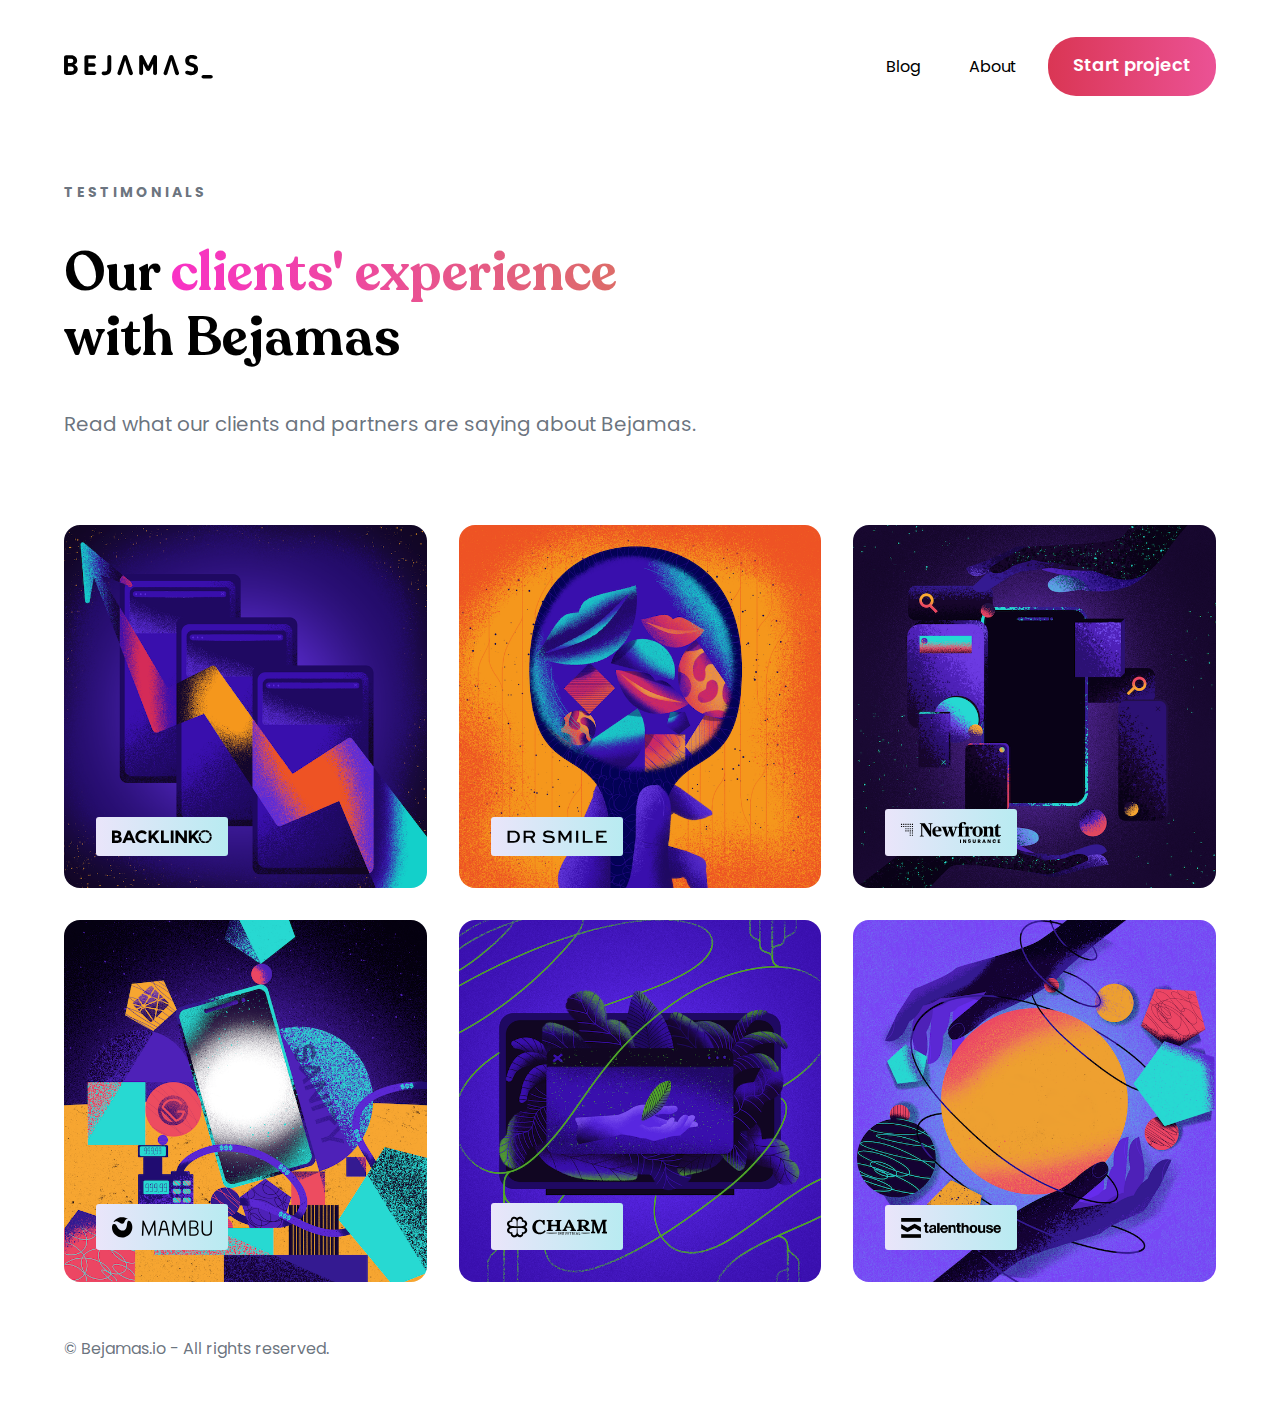
<file: index.html>
<!DOCTYPE html>
<html lang="en">
<head>
  <meta charset="UTF-8">
  <meta http-equiv="X-UA-Compatible" content="IE=edge">
  <meta name="viewport" content="width=device-width, initial-scale=1.0">
  <meta name="view-transition" content="same-origin">
  <title>View Transition Demo</title>
  <link rel="stylesheet" href="style.css">
  <link rel="stylesheet" href="view-transition.css">
</head>
<body>
  <header>
    <div class="container">
      <a class="logo" aria-label="Bejamas Home" href="/"><svg xmlns="http://www.w3.org/2000/svg" width="1823.23" height="288.662" xml:space="preserve" viewBox="0 0 1823.23 288.662"><path d="M26.62 243.663c-15.011 0-26.62-11.258-26.62-24.57V27.647C0 13.658 12.29 3.075 26.62 3.075H84.3c51.185 0 76.78 32.765 76.78 66.881 0 23.892-15.354 38.56-35.83 48.463 21.157 8.523 42.318 23.889 42.318 53.563 0 39.941-32.085 71.684-84.633 71.684H26.62v-.003zM87.025 97.258c11.946 0 26.275-8.193 26.275-26.619 0-12.957-6.144-24.568-23.889-24.568H47.78v51.188h39.245v-.001zm-39.244 43.683v59.369H86c22.524 0 33.791-11.25 33.791-29.01 0-19.453-13.648-30.359-31.742-30.359H47.781zM372.293 243.663h-90.436c-16.721 0-31.729-5.805-31.729-24.229V27.303c0-11.939 11.253-24.229 26.276-24.229h92.476c12.975 0 23.89 10.24 23.89 22.181 0 12.292-10.915 21.159-23.89 21.159h-70.977v54.941h64.499c11.94 0 23.549 9.209 23.549 21.502 0 12.277-10.245 21.839-23.549 21.839h-64.499v55.613h74.39c12.632 0 23.891 9.561 23.891 21.172 0 12.293-10.913 22.182-23.891 22.182zM579.079 163.464c0 51.861-18.422 83.271-79.164 83.271-12.975 0-39.254-1.365-39.254-23.547 0-13.656 12.631-21.516 22.182-21.516 7.854 0 12.293 2.053 20.816 2.053 22.861 0 27.645-15.354 27.645-40.264V21.837C531.303 9.901 541.544 0 555.195 0c12.618 0 23.885 10.243 23.885 21.838l-.001 141.626zM1139.74 225.235c0 11.6-10.93 21.5-23.553 21.5-12.961 0-24.229-9.9-24.229-21.5V107.83l-38.9 76.445c-4.438 8.863-12.977 12.961-22.523 12.961-9.219 0-17.744-4.098-22.184-12.961l-38.9-76.445v117.406c0 11.6-11.268 21.5-24.57 21.5-12.977 0-23.207-9.9-23.207-21.5V22.524c0-12.963 10.572-22.521 24.57-22.521 10.916 0 19.451 4.438 23.891 13.313l60.74 120.456 60.742-120.796C1096.4 3.075 1105.605 0 1115.164 0c13.99 0 24.576 10.243 24.576 22.522v202.713zM1409.301 217.384l-66.543-194.178C1337.977 9.56 1331.148 0 1314.771 0s-23.203 9.901-27.646 23.205l-66.543 194.178c-.682 1.709-1.014 5.807-1.014 7.514 0 12.963 11.256 21.84 24.563 21.84 8.193 0 19.119-6.146 22.521-16.035 0 0 46.754-154.6 48.119-165.179 1.365 10.579 47.781 165.179 47.781 165.179 3.412 9.551 14.326 16.035 23.201 16.035 13.99 0 24.574-8.877 24.574-21.84.001-1.707-.341-5.804-1.026-7.513zM843.892 217.384 777.346 23.206C772.563 9.56 765.738 0 749.363 0c-16.38 0-23.209 9.901-27.651 23.205l-66.543 194.178c-.685 1.709-1.014 5.807-1.014 7.514 0 12.963 11.255 21.84 24.56 21.84 8.195 0 19.12-6.146 22.525-16.035 0 0 46.752-154.6 48.123-165.179 1.362 10.579 47.776 165.179 47.776 165.179 3.414 9.551 14.326 16.035 23.201 16.035 13.988 0 24.573-8.877 24.573-21.84.001-1.707-.337-5.804-1.021-7.513zM1580.252 150.825c-7.17-3.061-15.693-6.129-24.912-9.202-33.438-10.244-69.619-21.5-69.619-70.984 0-44.019 30.715-70.639 79.18-70.639 20.133 0 68.582 5.121 68.582 30.718 0 11.257-8.865 21.499-23.879 21.499-6.145 0-10.926-2.049-16.729-3.754-6.479-2.394-13.986-5.121-25.928-5.121-16.729 0-32.426 5.803-32.426 25.931 0 15.011 8.537 20.134 14.332 22.864 8.875 4.439 17.068 7.17 24.572 9.219 33.447 10.574 69.961 22.182 69.961 70.625 0 47.453-36.172 74.756-84.977 74.756-25.254 0-73.033-8.877-73.033-32.779 0-10.916 9.902-21.5 22.523-21.5 5.123 0 10.584 1.707 17.063 4.1 8.193 2.732 19.119 6.83 33.789 6.83 23.549 0 35.488-10.588 35.488-29.355.003-15.356-7.843-20.473-13.987-23.208zM1799.682 245.325c11.953 0 23.549 9.551 23.549 21.84 0 12.281-10.229 21.498-23.549 21.498h-90.879c-13.303 0-23.549-9.217-23.549-21.498 0-12.289 11.611-21.84 23.549-21.84h90.879z"></path></svg></a>
      <nav>
        <a target="_blank" href="https://bejamas.io/blog/">Blog</a>        
        <a target="_blank" href="https://bejamas.io/about/">About</a>
        <a target="_blank" href="https://bejamas.io/estimate-project/" class="button">Start project</a>
      </nav>
    </div>
  </header>  
  <div class="container">
    <main>
      <section class="section banner">
        <h3 class="pretitle">Testimonials</h3>
        <h1 class="title">Our <mark>clients' experience</mark> <br>with Bejamas</h1>
        <p class="text">Read what our clients and partners are saying about Bejamas.</p>
      </section>
      <section>
        <ul class="testimonials">
          <li>
            <a href="/backlinko" class="backlinko">
              <img src="images/backlinko.png" alt="">
              <div class="index-logo">
                <svg xmlns="http://www.w3.org/2000/svg" viewBox="0 0 188 25"><g color="currentColor" fill="currentColor" fill-rule="evenodd"><path d="M10.17 24.34H0V1.11h9a12.94 12.94 0 0 1 4.07.57 5.76 5.76 0 0 1 2.58 1.53 6 6 0 0 1 1.56 4.05 4.78 4.78 0 0 1-1.76 4.06 6.2 6.2 0 0 1-.84.58c-.15.08-.43.2-.82.38a6.12 6.12 0 0 1 3.43 1.94 5.39 5.39 0 0 1 1.28 3.68 6.23 6.23 0 0 1-1.66 4.28c-1.227 1.44-3.45 2.16-6.67 2.16zm-5-13.82h2.47a8.34 8.34 0 0 0 3.21-.47A2 2 0 0 0 11.9 8a2.06 2.06 0 0 0-1-2 7.62 7.62 0 0 0-3.25-.5H5.19l-.02 5.02zm0 9.44h3.57a8 8 0 0 0 3.34-.55 2.18 2.18 0 0 0 1.11-2.16A2.07 2.07 0 0 0 12 15.12a10.16 10.16 0 0 0-3.77-.51h-3l-.06 5.35zm33.65 4.38-2.16-5h-9.73l-2.17 5h-5.51l10-23.23h5l10 23.23h-5.43zM31.81 8l-2.92 6.74h5.81L31.81 8zM55.91 19.76a7.65 7.65 0 0 0 6.25-3l3.32 3.43a12.54 12.54 0 0 1-18.16 1.06 11.47 11.47 0 0 1-3.47-8.56A11.55 11.55 0 0 1 47.39 4 11.9 11.9 0 0 1 56.05.58a12.25 12.25 0 0 1 9.57 4.36l-3.23 3.65a7.54 7.54 0 0 0-6.11-3.06 7.13 7.13 0 0 0-5 1.91 6.67 6.67 0 0 0-2.08 5.16 7 7 0 0 0 2 5.2 6.5 6.5 0 0 0 4.71 1.96zM68.86 1.11H74v9.54l8.77-9.54h6.42L80 11.38c.8 1.107 2.273 3.173 4.42 6.2 2.15 3 3.75 5.28 4.82 6.76h-6l-6.81-9.17L74 17.76v6.58h-5.14V1.11zM92.09 24.34V1.11h5.19v18.61h9.9v4.62zM110.5 1.11h5.18v23.23h-5.18zM135.62 1.11h5.18v23.23h-5.18L124.55 9.79v14.55h-5.18V1.11h4.85l11.4 15zM144.38 1.11h5.18v9.54l8.77-9.54h6.42l-9.24 10.27c.8 1.107 2.273 3.173 4.42 6.2s3.753 5.28 4.82 6.76h-6.05l-6.81-9.17-2.33 2.59v6.58h-5.18V1.11zm39.69 10.94h3.54A12.48 12.48 0 0 0 184.27 4l-2.5 2.51a8.91 8.91 0 0 1 2.3 5.54zm-8.51 9.41V25a12.46 12.46 0 0 0 8.07-3.34l-2.5-2.5a8.94 8.94 0 0 1-5.57 2.3zm-.9-17.92V0a12.48 12.48 0 0 0-8.07 3.34l2.51 2.5a9 9 0 0 1 5.56-2.3zm-5.56 15.62-2.51 2.5a12.48 12.48 0 0 0 8.07 3.34v-3.54a8.94 8.94 0 0 1-5.56-2.3z"></path><path d="M168.46 6.49 166 4a12.46 12.46 0 0 0-3.34 8.07h3.54a8.92 8.92 0 0 1 2.26-5.58zM166.15 13h-3.54a12.46 12.46 0 0 0 3.39 8l2.51-2.5a9 9 0 0 1-2.36-5.5zm17.92 0a8.94 8.94 0 0 1-2.3 5.57l2.5 2.5a12.46 12.46 0 0 0 3.34-8.07h-3.54zm-2.94-7.16 2.5-2.5A12.46 12.46 0 0 0 175.56 0v3.54a9 9 0 0 1 5.57 2.3z"></path></g></svg>
              </div>              
            </a>
          </li>
          <li>
            <a href="/drsmile" class="drsmile">
              <img src="images/drsmile.png" alt="">
              <div class="index-logo">
                <svg xmlns="http://www.w3.org/2000/svg" viewBox="0 0 120 16">
                  <path d="M.632 15.314V.838h7.263c2.684 0 4.263.762 5.526 1.905 1.342 1.295 2.053 3.2 2.053 5.333 0 2.21-.79 4.114-2.21 5.486-1.264 1.143-2.606 1.752-5.37 1.752H.633zm7.105-2.21c1.895 0 2.526-.456 3.474-1.142.947-.914 1.578-2.362 1.578-3.886s-.473-2.895-1.42-3.81c-.869-.76-1.659-1.217-3.554-1.217h-4.5v10.057h4.42zm12.237 2.21V.838h8.29c1.973 0 3.394.533 4.341 1.524.79.762 1.184 1.828 1.184 2.895 0 1.981-1.342 3.429-3.315 4.114l3.552 5.867h-3L27.79 9.676h-5.368v5.562h-2.447v.076zM22.5 3.048v4.495h6.158c1.342 0 2.526-.99 2.526-2.286 0-.533-.237-1.067-.631-1.447-.71-.686-1.58-.762-2.369-.762H22.5zm32.29 1.219C54 3.505 52.104 2.59 49.341 2.59c-1.816 0-3.395.534-3.395 2.058 0 1.6 2.21 1.676 4.5 1.828 2.685.153 6.948.457 6.948 4.495 0 3.505-3 4.877-6.632 4.877-3.947 0-6.552-1.6-8.21-3.048l1.579-1.752c1.184 1.066 3.315 2.59 6.71 2.59 2.21 0 4.026-.762 4.026-2.362 0-1.828-1.736-2.21-4.342-2.362-3.315-.228-7.105-.457-7.105-3.962 0-3.428 3.316-4.495 6.079-4.495 3.158 0 5.684 1.22 6.947 2.133L54.79 4.267zm19.973 11.047V5.486h-.079l-4.973 8.152h-.395l-4.974-8.152h-.079v9.828h-2.447V.838h2.605l5.21 8.533h.08L74.92.838h2.526v14.476h-2.684zm8.132 0V.838H85.5v14.476zM93.553.838v12.267h9.236v2.21H91.026V.837zm21.868 8.076h-5.763v4.267h10.184v2.21h-12.71V.913h12.157v2.134h-9.631v3.58h5.763v2.286z" fill="currentColor"></path>
                </svg>
              </div>              
            </a>
          </li>
          <li>
            <a href="/newfront" class="newfront">
              <img src="images/newfront.png" alt="">
              <div class="index-logo">
                <svg xmlns="http://www.w3.org/2000/svg" viewBox="0 0 276 58"><g fill="currentColor"><path d="M30 35h3.001v3.001H30V35zm-6 0h3.001v3.001H24V35zm6-6h3.001v3.001H30V29zm-6 0h3.001v3.001H24V29zm0-6h3.001v3.001H24V23zm-6 0h3.001v3.001H18V23zm-6 0h3.001v3.001H12V23zm6-6h3.001v3.001H18V17zm-6 0h3.001v3.001H12V17zm0-6h3.001v3.001H12V11zm-6 0h3.001v3.001H6V11zm-6 0h3.001v3.001H0V11zm6-6h3.001v3.001H6V5zM0 5h3.001v3.001H0V5zM30 23h3.001v3.001H30V23zm0-6 3 .005V20h-2.992L30 17zm-6 0h3.001v3.001H24V17zm6-6h3.001v3.001H30V11zm-6 0h3.001v3.001H24V11zm-6 0h3.001v3.001H18V11zm12-6h3.001v3.001H30V5zm-6 0h3.001v3.001H24V5zm-6 0h3.001v3.001H18V5zm-6 0h3.001v3.001H12V5zm67.333 35.196L58.691 9.889h-.21v23.794c0 3.939.368 4.202 2.469 4.622l1.89.367v1.471H51.917v-1.47l1.576-.368c1.68-.368 2.258-.63 2.258-4.36V9.417c0-3.204-.473-3.467-2.048-3.834l-1.786-.368v-1.47H65.73l14.39 21.218h.21v-14.76c0-3.939-.315-4.149-2.468-4.621l-1.996-.368v-1.47h11.03v1.47l-1.576.368c-1.68.367-2.259.63-2.259 4.359v30.254h-3.729zm20.795.577c-9.139 0-13.708-5.462-13.708-14.391 0-9.14 6.775-14.234 13.708-14.234 7.249 0 11.766 3.624 11.923 13.13H94.718c.158 8.615 3.415 10.978 8.824 10.978 3.257 0 5.726-.945 7.721-1.996v1.734c-1.838 2.048-5.83 4.78-11.135 4.78zm-.42-26.63c-2.678 0-4.78 2.522-4.99 9.14l8.982-.473c0-6.355-.84-8.666-3.992-8.666zm24.161 26-7.983-21.43c-1.156-3.098-1.786-3.729-3.152-4.149l-.998-.315v-1.366h14.812v1.366l-1.156.315c-.893.263-1.313.735-1.313 1.628 0 .788.368 1.944.84 3.414l3.887 12.133h.315l3.887-11.292-.578-1.734c-1.103-3.151-1.575-3.781-2.73-4.149l-1.051-.315v-1.366h14.654v1.366l-1.418.368c-.998.262-1.471.945-1.471 2.048 0 .683.21 1.68.63 2.941l3.992 12.133h.263l3.781-12.133c.42-1.365.63-2.258.63-2.994 0-1.05-.472-1.68-1.628-1.995l-1.418-.368v-1.366h9.717v1.366l-.945.315c-1.366.473-2.049 1.26-3.31 4.727l-7.563 20.852h-4.517l-5.672-16.177h-.158l-5.882 16.177h-4.465zm32.827 0v-1.418l1.366-.368c1.733-.472 1.943-.735 1.943-2.994v-19.38h-3.676v-1.314l3.676-1.838v-1.418c0-7.039 5.043-11.24 13.184-11.24 4.15 0 6.618 1.47 6.618 4.201 0 1.839-1.156 2.942-3.152 2.942-2.363 0-3.519-.84-3.729-3.572-.157-1.313-.368-1.523-.998-1.523-1.89 0-3.571 1.156-3.571 5.462v5.2h6.092l-.735 3.1h-5.357v19.275c0 2.469.157 2.784 1.838 3.047l1.996.42v1.418h-15.495zm18.489 0v-1.418l1.365-.368c1.734-.472 1.944-.735 1.944-2.994V19.03c0-2.259-.263-2.417-1.734-3.414l-1.733-1.156v-1.05l11.083-1.261.577.42-.105 3.624h.21c1.629-1.733 4.622-4.044 7.669-4.044 2.521 0 4.044 1.366 4.044 3.94 0 2.52-1.576 3.939-3.624 3.939-2.416 0-3.046-.736-4.044-2.364-.315-.578-.63-.683-1.103-.683-.946 0-2.154.683-2.89 1.366v17.017c0 2.469.211 2.732 1.787 2.994l1.733.368v1.418h-15.18zm36.421.63c-7.616 0-14.234-4.622-14.234-14.234 0-10.084 7.143-14.391 14.234-14.391 7.616 0 14.286 4.57 14.286 14.129 0 10.084-7.038 14.496-14.286 14.496zm.158-2.048c3.151 0 5.305-1.838 5.305-11.923 0-10.61-2.049-12.606-5.62-12.606-3.31 0-5.253 2.416-5.253 11.45 0 10.768 1.733 13.079 5.568 13.079zm14.204 1.418v-1.418l1.365-.368c1.733-.472 1.943-.735 1.943-2.994V19.03c0-2.259-.262-2.417-1.733-3.414l-1.733-1.156v-1.05l11.082-1.261.578.368-.105 3.361h.21c2.784-1.996 6.25-3.729 10.085-3.729 4.464 0 6.88 2.311 6.88 7.038v16.177c0 2.311.21 2.574 1.891 2.994l1.366.368v1.418h-14.654v-1.418l1.26-.315c1.576-.42 1.734-.578 1.734-3.047V21.235c0-3.204-1.156-4.202-3.625-4.202-1.838 0-3.729.42-4.884.682v17.648c0 2.522.157 2.627 1.733 3.047l1.26.315v1.418h-14.653zm41.463.63c-4.727 0-7.3-2.1-7.3-7.248V15.982h-3.31v-1.26c4.097-1.576 7.249-4.622 8.72-8.824h2.993v6.985h6.986l-.683 3.1h-6.303V33c0 2.626.788 3.676 3.414 3.676 1.26 0 2.836-.262 3.782-.472v1.47c-1.26 1.156-3.887 3.1-8.299 3.1zM162.788 57.776v-9.657h2.795v9.657h-2.795zm8.451 0v-9.657h3.12l3.093 5.443V48.12h2.418v9.657h-2.674l-3.526-6.064v6.064h-2.43zm17.785.162c-2.701 0-4.079-1.134-4.16-3.228h2.634c.067.689.378 1.256 1.526 1.256.797 0 1.242-.392 1.242-.959 0-.594-.364-.756-1.526-.932-2.728-.324-3.646-1.134-3.646-3.08 0-1.741 1.431-3.01 3.74-3.01 2.324 0 3.634.972 3.81 3.01h-2.567c-.094-.688-.486-1.039-1.242-1.039-.743 0-1.121.338-1.121.824 0 .54.297.783 1.499.945 2.445.27 3.7.905 3.7 2.999 0 1.769-1.404 3.214-3.89 3.214zm13.03 0c-2.728 0-4.281-1.378-4.281-4.079v-5.74h2.769v5.619c0 1.364.337 2.026 1.512 2.026 1.148 0 1.513-.622 1.513-2.067V48.12h2.796v5.7c0 2.809-1.648 4.12-4.309 4.12zm9.857-.162v-9.657h3.781c2.526 0 3.93 1.027 3.93 3.066v.054c0 1.378-.729 2.148-1.742 2.54l2.31 3.997h-2.917l-1.959-3.458h-.648v3.458h-2.755zm2.755-5.254h.891c.932 0 1.391-.392 1.391-1.175v-.054c0-.783-.486-1.094-1.377-1.094h-.905v2.323zm9.654 5.254 3.093-9.657h3.579l3.066 9.657h-2.931l-.513-1.796h-3.201l-.514 1.796h-2.58zm4.7-7.415-1.067 3.714h2.12l-1.053-3.714zm9.897 7.415v-9.657h3.12l3.093 5.443V48.12h2.417v9.657h-2.674l-3.525-6.064v6.064h-2.431zm18.784.162c-3.377 0-5.038-1.972-5.038-4.93V52.9c0-2.971 2.107-4.93 4.93-4.93 2.512 0 4.254 1.162 4.484 3.715h-2.85c-.108-.986-.648-1.526-1.62-1.526-1.243 0-2.027.972-2.027 2.728v.108c0 1.742.743 2.728 2.067 2.728.972 0 1.661-.513 1.796-1.58h2.755c-.189 2.498-1.999 3.795-4.497 3.795zm9.465-.162v-9.657h6.672v2.134h-3.917v1.661h3.12v1.972h-3.12v1.756h4.133v2.134h-6.888z"></path></g></svg>
              </div>              
            </a>
          </li>
          <li>
            <a href="/mambu" class="mambu">
              <img src="images/mambu.png" alt="">
              <div class="index-logo">
                <svg class="mambu_inline_svg__Clients_logo__2wwya" xmlns="http://www.w3.org/2000/svg" viewBox="0 0 768 157.333"><path fill="currentColor" fill-rule="evenodd" d="M632.608 144.299h-31.123a7.83 7.83 0 0 1-7.834-7.843V35.172a7.83 7.83 0 0 1 7.834-7.841h30.12c18.336 0 31.174 11.846 31.174 31.036 0 10.012-5 18.856-13.504 24.694 10.001 5.84 16.836 15.852 16.836 28.032 0 20.523-13.502 33.206-33.503 33.206zM604.355 78.62h24.561c13.416 0 23.655-9.157 23.655-20.778 0-13.207-7.238-20.958-20.654-20.958h-27.562zm-.014 55.079 28.624.067c13.724 0 23.052-7.151 23.052-22.479 0-12.43-11.262-22.307-25.869-22.307l-25.807-.066V133.7"></path><path fill="currentColor" d="M283.296 120.97s1.27-4.198 2.072-6.113l34.313-80.185c2.52-5.66 4.951-7.341 8.167-7.341h4.23l5.407 117.008-11.269-.006-3.636-80.702c-.127-2.775-.077-8.678-.077-8.678s-2.003 6.058-3.127 8.702l-36.08 83.074-36.08-83.074c-1.123-2.644-3.127-8.702-3.127-8.702s.05 5.903-.076 8.678l-3.637 80.702-11.299.006 5.407-117.008h4.261c3.216 0 5.646 1.681 8.166 7.341l34.313 80.185c.801 1.915 2.072 6.112 2.072 6.112m231.092 0s1.27-4.197 2.072-6.112l34.313-80.185c2.519-5.66 4.95-7.341 8.166-7.341h4.232l5.406 117.008-11.27-.006-3.636-80.702c-.127-2.775-.078-8.678-.078-8.678s-2.004 6.058-3.125 8.702l-36.08 83.074-36.081-83.074c-1.122-2.644-3.126-8.702-3.126-8.702s.05 5.903-.077 8.678l-3.636 80.702-11.299.006 5.407-117.008h4.26c3.216 0 5.647 1.681 8.165 7.341l34.314 80.185c.802 1.915 2.073 6.112 2.073 6.112m-135.57-30.3h40.59l-10.097-43.237c-1.528-6.039-5.159-8.859-9.76-9.03l-.419-.002c-4.815 0-8.64 2.797-10.217 9.032zm26.11 11.44h-28.777l-8.375 36.252c-1.14 4.94-4.107 5.964-6.33 5.974l-6.609.004 23.122-98.164c2.793-12.414 11.04-18.844 21.173-18.844l.55.013c9.866.243 17.846 6.655 20.585 18.83l23.12 98.165-6.607-.004c-2.224-.01-5.19-1.034-6.33-5.974l-8.375-36.252h-17.147"></path><g clip-path="url(#mambu_inline_svg__a)" transform="matrix(1.33333 0 0 -1.33333 0 157.333)"><path fill="currentcolor" d="m515.898 39.389.072 58.113s8.388 1.24 8.388-7.749V39.224c0-11.286 6.9-21.722 21.395-21.722 14.496 0 21.395 10.291 21.395 21.722v50.529c0 8.989 8.389 7.749 8.389 7.749l.071-58.113c0-17.501-10.757-29.869-29.85-29.872-19.101.003-29.86 12.298-29.86 29.872"></path><path fill="currentColor" d="M8.582 89.156c8.097 13.221 21.406 23.22 37.782 26.694 16.121 3.421 33-.577 45.689-9.074-2.874-1.25-12.937 4.376-19.917-16.185-4.22-12.432-14.81-14.96-29.814-4.085-21.05 15.257-28.839.29-33.74 2.65"></path><path fill="currentcolor" d="M31.321 59.628c11.355-19.541 36.918-28.284 48.765-8.95 6.854 11.187 5.458 29.352 9.012 39.614 2.006 5.79 7.813 10.103 15.42 3.465 4.713-4.114 8.628-12.282 10.816-21.112C123.11 41.283 104.069 9.55 72.686 1.737 41.303-6.075 9.417 13.208 1.588 44.557c-2.732 10.941-2.44 24.866 4.884 31.099 3.865 3.29 10.572 3.457 14.956-.643 4.622-4.32 6.274-9.156 9.893-15.385"></path></g></svg>
              </div>              
            </a>
          </li>          
          <li>
            <a href="/charm-industrial" class="charm-industrial">
              <img src="images/charm-industrial.png" alt="">
              <div class="index-logo">
                <img src="images/charm.svg" alt="">
              </div>              
            </a>
          </li>
          <li>
            <a href="/talenthouse" class="talenthouse">
              <img src="images/talenthouse.png" alt="">
              <div class="index-logo">
                <img src="images/talenthouse-logo.png" alt="">
              </div>              
            </a>
          </li>          
        </ul>
      </section>
    </main>
  </div>

  <footer>
    <div class="container">
      <p>© Bejamas.io - All rights reserved.</p>
    </div>
  </footer>
  <script>
    document.addEventListener('click', function (event) {
      if (!event.target.closest('.testimonials a')) return;
      let target = event.target.closest('.testimonials a');
      target.querySelector('img').style.viewTransitionName = "thumbnail";           
    });
  </script>  
</body>
</html>
</file>
<file: style.css>
:root {
  --color-primary: #da3654;
  --color-text: #000;
  --color-text-2: #3c4856c2;
}

@font-face {
  font-family: 'Recoleta';
  src: url('fonts/Recoleta-SemiBold--subset.woff2')
  /* src: url('https://bejamas.io/fonts/recoleta/Recoleta-SemiBold--subset.woff2') */
    format('woff2');
}

@font-face {
  font-family: 'Poppins';
  src: url('fonts/p-vf.woff2')
  /* src: url('https://bejamas.io/fonts/p-vf.woff2') */
    format('woff2');
}

html {
  box-sizing: border-box;
  scroll-behavior: smooth;
}

@media (prefers-reduced-motion) {
  html {
    scroll-behavior: none;    
  }
}

html *,
html *::after,
html *::before {
  box-sizing: inherit;
}

body {
  margin: 0;
  font: 100%/1.6 'Poppins', sans-serif;
}

:is(h1, h2) {
  font-family: 'Recoleta', 'Poppins';
}

ul {
  padding: 0;
  margin: 0;
  list-style-type: none;
}

.container {
  max-width: min(90vw, 72rem);
  margin-inline: auto;
}

.section {
  /* padding: 4.65rem 0; */
  padding: 3rem 0;
}

.section-title {
  margin-bottom: 3rem;
  text-align: center;
  font-size: 2.07474rem;
  font-weight: bold;
}

.pretitle {
  font-size: 0.875rem;
  margin: 0;
  margin-bottom: 2.325rem;
  letter-spacing: 0.1875rem;
  text-transform: uppercase;
  font-weight: 700;
  color: var(--color-text-2);
}

.title {
  margin: 0;
  /* font-size: 4.45rem; */
  font-size: 3.375rem;
  line-height: 1.2;
}

mark {
  background: linear-gradient(180deg, #feac0e, #da3654 70%);
  -webkit-background-clip: text;
  background-clip: text;
  -webkit-text-fill-color: #0000;
  -webkit-box-decoration-break: clone;
  background-image: linear-gradient(90deg, #f931c6 0, #dd6c68);
}

.text {
  max-width: fit-content;
  margin-bottom: 2.325rem;
  margin-top: 2.325rem;
  font-size: 1.25em;
  color: var(--color-text-2);
}

.button {
  border-radius: 28px;
  background-color: #da3654;
  background: linear-gradient(90deg, #da3654 0, #eb5295);
  color: #fff;
  padding: 0.8611rem 1.55rem 1.0333rem;
  -webkit-text-decoration: none;
  text-decoration: none;
  min-width: 9rem;
  display: inline-block;
  text-align: center;
  border: 0;
  cursor: pointer;
  position: relative;
  z-index: 1;
  font-weight: 600;
  font-size: 1.125rem;
}

.blog-section {
  background-color: #f5f9fb;
}

.case-studies {
  display: grid;
  grid-template-columns: 1fr 1fr;
  gap: 4rem 2rem;
  padding: 0;
  margin: 0;
  list-style-type: none;
}

@media (max-width: 660px) {
  .case-studies {
    grid-template-columns: 1fr;
  }
}

.casestudy {
  display: flex;
  gap: 2rem;
}

@media (max-width: 1024px) {
  .casestudy {
    flex-wrap: wrap;
  }
}

.casestudy h3 {
  margin: 0;
  font-size: 1.62671rem;
  color: var(--color-text);
}

.casestudy img {
  border-radius: 8px;
  height: 280px;
}

.casestudy p {
  color: var(--color-text-2);
}

.casestudy a {
  color: var(--color-primary);
  text-decoration: none;
}

.blogs {
  display: grid;
  padding: 0;
  margin: 0;
  list-style-type: none;
  grid-template-columns: 1fr 1fr 1fr;
  gap: 2rem;
}

@media (max-width: 660px) {
  .blogs {
    grid-template-columns: 1fr;
  }
}

.blog {
  display: flex;
  flex-direction: column;
  gap: 1rem;
  padding: 0 1rem;
}

.blog h3 {
  margin: 0;
  font-size: 1.62671rem;
  color: var(--color-text);
}

.blog img {
  border-radius: 8px;
  width: 100%;
}

.blog p {
  margin: 0;
  color: var(--color-text-2);
}

.blog a {
  color: var(--color-primary);
  text-decoration: none;
}

.faq-container {
}


img {
  display: block;
  max-width: 100%;
}

header,
footer {
  padding: 2.325rem 1.0333rem;  
}

footer {
  color: var(--color-text-2);
}

header .container {
  display: flex;
  flex-wrap: wrap;
  justify-content: space-between;
  align-items: center;
  gap: 2rem;
  max-width: min(90vw, 87.5rem);
}

.logo svg {
  display: block;
  max-width: 9.3rem;
  height: auto;
}

nav {
  display: flex;
  align-items: center;
  gap: 1rem;    
}

nav a {
  color: var(--color-text);
  padding: 0 1.0333rem;
  text-decoration: none;
}

.testimonials {
  width: fit-content;
  display: grid;
  grid-template-columns: repeat(3, 1fr);
  gap: 2rem;

  :is(img) {
  border-radius: 16px;
  }

  & li {
    position: relative;
  }

  .index-logo {
    position: absolute;
    inset: auto auto 2rem 2rem;
    background: linear-gradient(90deg,#eae5fa 0,#b8ebf1);
    color: #000;
    padding: 0.8rem 1rem;
    font-size: .875rem;
    min-width: 0;       
    border-radius: 3px;
    line-height: 0;
    
    & img,
    & svg {
      width: 100px;
      height: auto;
      border-radius: 0;
    }
  }
}

.testimonial {
  display: grid;
  grid-template-columns: 240px auto;
  gap: 3.1rem
}

blockquote {
  border-radius: 16px;
  display: block;
  position: relative;
  border: 0;
  margin: 0 0 1.55rem;
  padding: 2.325rem 6.2rem 3.1rem 4.65rem;
  background: linear-gradient(to bottom,#e3eef4 0,#e3eef41a 85%);

  &::before {
    content: "’’";
    font-size: 20rem;
    font-family: ui-serif;
    position: absolute;
    right: 1rem;
    top: -11.5rem;
    -webkit-letter-spacing: -1.75rem;
    -moz-letter-spacing: -1.75rem;
    -ms-letter-spacing: -1.75rem;
    letter-spacing: -1.75rem;
    color: #e3eef4;
    pointer-events: none;
  }

  & p {
    font-size: 1.55rem;
    margin-top: 0;
  }

  & footer {
    color: #3c4856c2;
    font-weight: 700;
    display: flex;
    gap: 1.55rem;
    align-items: center;
    margin-top: 2.325rem;
  }

  & footer img {
    overflow: hidden;
    border-radius: 100%;
    flex: 0 0 auto;
    display: inline-flex;
    width: 60px;
    height: 60px;
  }

  & footer span {
    font-size: 1.25rem;
    line-height: 1.875rem;
  }

  & footer cite {
    display: block;
    font-size: 1rem;
    font-weight: 400;
  }
}

@media(min-width: 768px) {
  blockquote::before {
    right: -3rem;
  }
}

.stats {
  display: flex;
  justify-content: space-around;
  max-width: 40rem;
  margin: 1.55rem auto 3.1rem;
  text-align: center;
  gap: 1.55rem;

  .key {
    color: #3c4856c2;
    margin: 0;    
  }
  
  .value {
    font-size: 2.25rem;
    color: #3c4856c2;
    margin: 0 0 0.5rem;
  }
}

.detail-logo img {
  margin-bottom: 2rem;
}


.info {
  margin-top: 1.55rem;

  :is(svg) {
    max-width: 170px;
    width: 100%;
    height: auto;
    margin-bottom: 1.55rem;
  }

  .info-title {
    text-transform: uppercase;
    font-weight: 700;
    margin: 0 0 .5167rem;
    color: #3c4856c2;
    font-size: .875rem;
    letter-spacing: .1875rem;
  }

  .info-value {
    font-size: 1.125rem;
    margin: 0 0 1.55rem;
  }

  .button {
    background: linear-gradient(90deg,#eae5fa 0,#b8ebf1);
    color: #000;
    padding: 0.62rem 1.0333rem;
    font-size: .875rem;
    min-width: 0;    
  }
}


/* Case study styles */
.case-study {
  .container {
    padding: 3rem 0;
    max-width: 1152px;
  }

  :is(h3) {
    font-family: 'Recoleta', 'Poppins';
    font-size: 1.62671rem;
    line-height: 1.33;
  }
  
  :is(h2) {
    font-size: 2.074rem;
    line-height: 1.33;
  }

  .meta {
    display: flex;
    align-items: center;
    justify-content: space-between;
    gap: 2rem;
    padding: 0 0 3.1rem;
    margin: 0 0 3.1rem;
    border-bottom: 2px solid #f5f9fb;    
  }

  .date {
    font-size: .875rem;
    margin: 0;
    text-transform: uppercase;
    color: var(--color-text-2);
  }

  .post-title {
    margin: 1rem 0;
    font-size: 3.375rem;
    line-height: 1.2;
  }

  .description {
    max-width: 28.75rem;
    margin: 1rem 0;
    font-size: 1.25em;
    color: var(--color-text-2);
  }

  .author {
    font-size: .875rem;
    margin: 0;
    margin-bottom: 2.325rem;
    color: var(--color-text);
  }

  .author-name {
    font-weight: 700;
  }

  .poster {
    display: block;
    max-width: 445px;
    width: 100%;
    border-radius: 16px;
  }

  .body {
    max-width: 42.5rem;
    margin-inline: auto;
    color: #3c4856;

    :is(a) {
      color: #da3654;
      text-decoration: none;
    }
  }

  .body :is(h1,h2,h3) {
    color: var(--color-text);
  }

  & figure {
    margin-inline: 0;
  }

  & img {
    width: 100%;
    border-radius: 12px;
  }

  & iframe {
    height: 450px !important;
  }
}
</file>
<file: view-transition.css>
.detail-thumbnail {
  view-transition-name: thumbnail;
}
</file>
